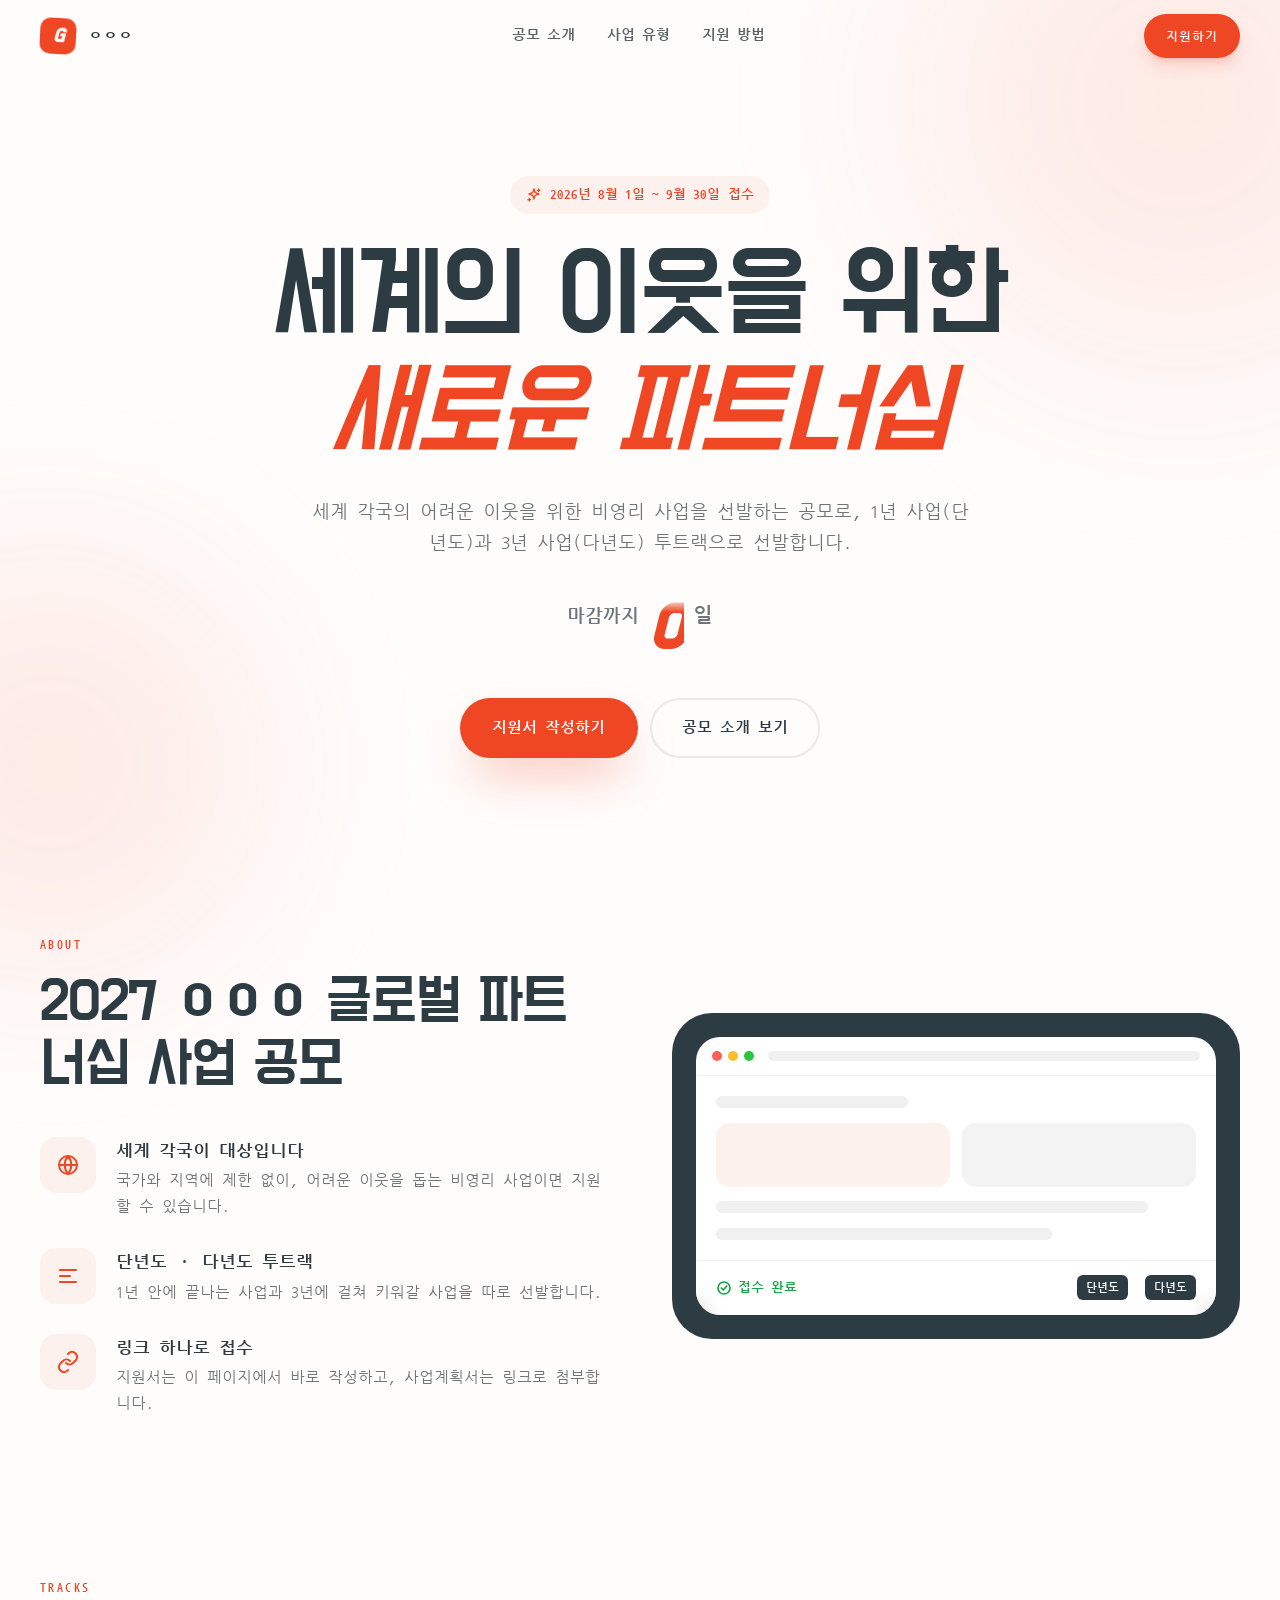
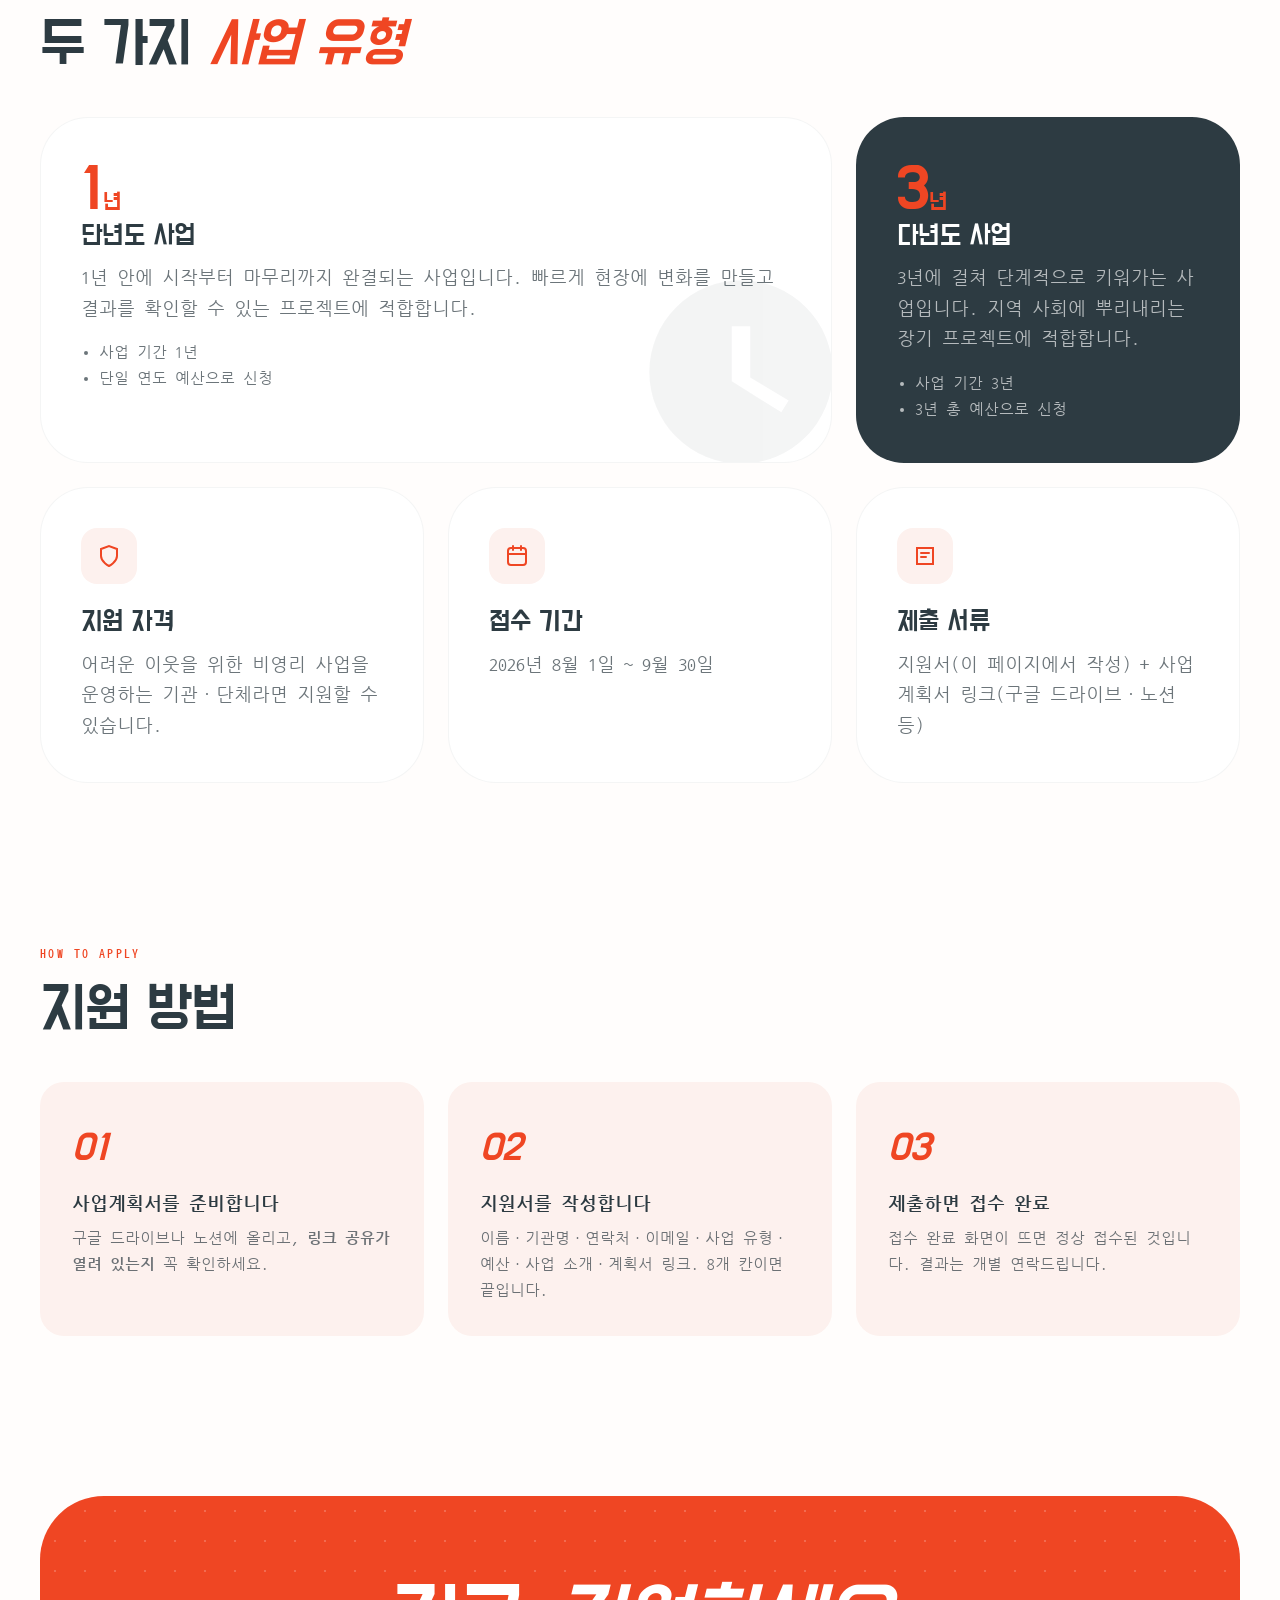
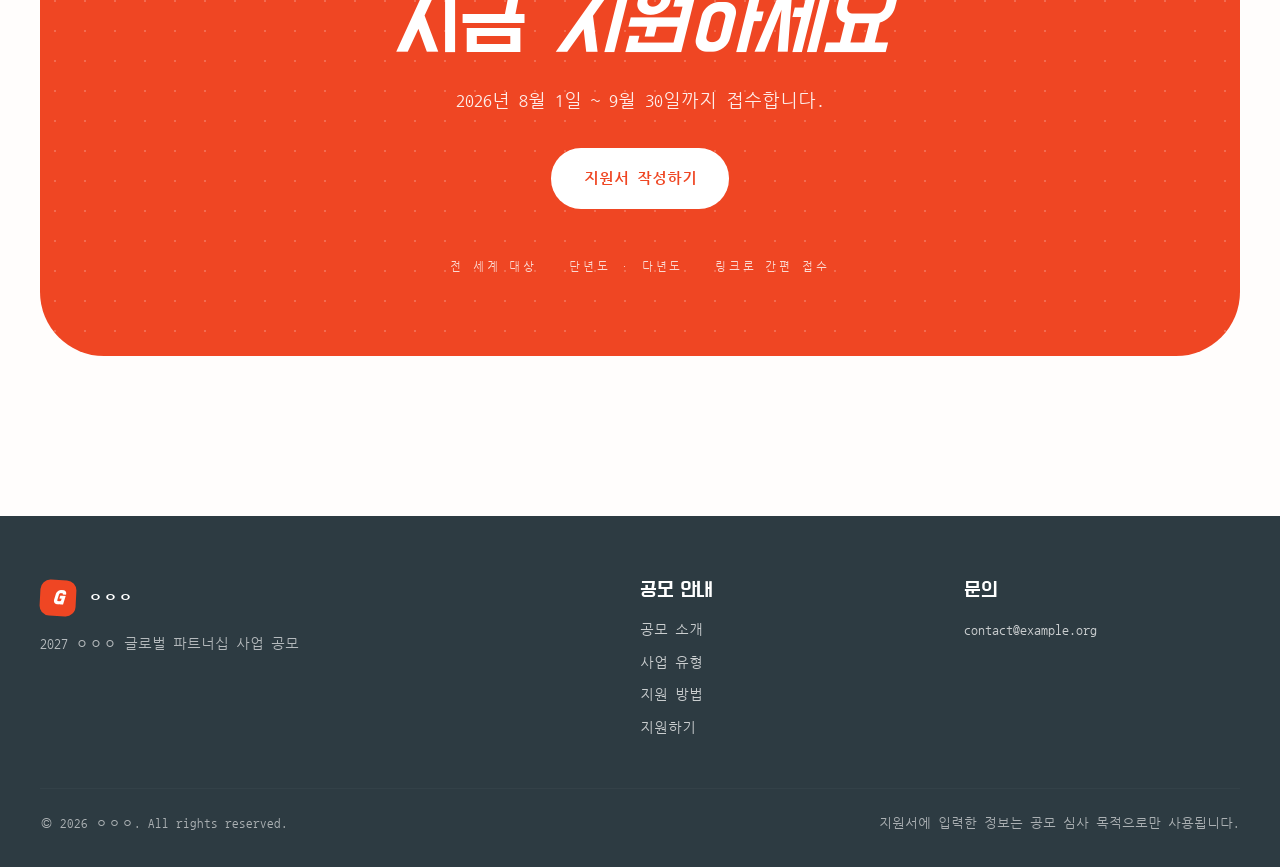
<file: index.html>
<!doctype html>
<html lang="ko">
<head>
  <meta charset="utf-8" />
  <meta name="viewport" content="width=device-width, initial-scale=1" />
  <title>{{title}}</title>
  <link rel="preconnect" href="https://fonts.googleapis.com" />
  <link rel="preconnect" href="https://fonts.gstatic.com" crossorigin />
  <link href="https://fonts.googleapis.com/css2?family=Do+Hyeon&family=Nanum+Gothic+Coding&display=swap" rel="stylesheet" />
  <link rel="stylesheet" href="style.css" />
</head>
<body>

<header class="nav">
  <div class="container">
    <a class="brand" href="index.html"><span class="mark">G</span><span data-content="orgName">ㅇㅇㅇ</span></a>
    <nav class="nav-links">
      <a href="#about">공모 소개</a>
      <a href="#tracks">사업 유형</a>
      <a href="#how">지원 방법</a>
    </nav>
    <a class="btn btn-primary btn-sm" href="apply.html">지원하기</a>
  </div>
</header>

<section class="hero">
  <div class="glow tr"></div>
  <div class="glow bl"></div>
  <div class="container">
    <span class="badge fade-up">
      <svg width="16" height="16" viewBox="0 0 24 24" fill="none" stroke="currentColor" stroke-width="2" stroke-linecap="round" stroke-linejoin="round"><path d="M12 3l1.9 5.6L19.5 10.5l-5.6 1.9L12 18l-1.9-5.6L4.5 10.5l5.6-1.9z"/><path d="M19 3v4M21 5h-4M5 17v4M7 19H3"/></svg>
      <span data-content="period">2026년 8월 1일 ~ 9월 30일</span> 접수
    </span>
    <h1 class="typing">세계의 이웃을 위한<br /><em>새로운 파트너십</em></h1>
    <p class="lead muted fade-up" data-delay="2" data-content="intro">세계 각국의 어려운 이웃을 위한 비영리 사업을 선발하는 공모로, 1년 사업(단년도)과 3년 사업(다년도) 투트랙으로 선발합니다.</p>
    <div class="countdown fade-up" data-delay="2" aria-live="polite">
      <span class="cd-label">마감까지</span>
      <span class="odometer" id="days-left"></span>
      <span class="cd-unit">일</span>
    </div>
    <div class="ctas fade-up" data-delay="3">
      <a class="btn btn-primary" href="apply.html">지원서 작성하기</a>
      <a class="btn btn-ghost" href="#about">공모 소개 보기</a>
    </div>
  </div>
</section>

<section id="about">
  <div class="container two-col">
    <div class="fade-up">
      <div class="eyebrow">About</div>
      <h2><span data-content="title">2027 ㅇㅇㅇ 글로벌 파트너십 사업 공모</span></h2>
      <ul class="feature-list">
        <li>
          <div class="icon-box"><svg width="24" height="24" viewBox="0 0 24 24" fill="none" stroke="currentColor" stroke-width="2" stroke-linecap="round"><circle cx="12" cy="12" r="9"/><path d="M3 12h18M12 3a14 14 0 0 1 0 18M12 3a14 14 0 0 0 0 18"/></svg></div>
          <div><strong>세계 각국이 대상입니다</strong><p class="muted">국가와 지역에 제한 없이, 어려운 이웃을 돕는 비영리 사업이면 지원할 수 있습니다.</p></div>
        </li>
        <li>
          <div class="icon-box"><svg width="24" height="24" viewBox="0 0 24 24" fill="none" stroke="currentColor" stroke-width="2" stroke-linecap="round"><path d="M4 6h16M4 12h10M4 18h16"/></svg></div>
          <div><strong>단년도 · 다년도 투트랙</strong><p class="muted">1년 안에 끝나는 사업과 3년에 걸쳐 키워갈 사업을 따로 선발합니다.</p></div>
        </li>
        <li>
          <div class="icon-box"><svg width="24" height="24" viewBox="0 0 24 24" fill="none" stroke="currentColor" stroke-width="2" stroke-linecap="round"><path d="M10 13a5 5 0 0 0 7 0l3-3a5 5 0 0 0-7-7l-1 1"/><path d="M14 11a5 5 0 0 0-7 0l-3 3a5 5 0 0 0 7 7l1-1"/></svg></div>
          <div><strong>링크 하나로 접수</strong><p class="muted">지원서는 이 페이지에서 바로 작성하고, 사업계획서는 링크로 첨부합니다.</p></div>
        </li>
      </ul>
    </div>
    <div class="sim fade-up" data-delay="1" aria-hidden="true">
      <div class="sim-window">
        <div class="sim-bar"><i style="background:#ff5f57"></i><i style="background:#febc2e"></i><i style="background:#28c840"></i><span class="addr"></span></div>
        <div class="sim-body">
          <div class="sk w40"></div>
          <div class="sim-grid"><div class="peach"></div><div></div></div>
          <div class="sk w90"></div>
          <div class="sk w70"></div>
        </div>
        <div class="sim-foot">
          <span class="ok"><svg width="16" height="16" viewBox="0 0 24 24" fill="none" stroke="currentColor" stroke-width="2.5" stroke-linecap="round" stroke-linejoin="round"><circle cx="12" cy="12" r="9"/><path d="M8 12l3 3 5-6"/></svg>접수 완료</span>
          <span class="tag">단년도</span><span class="tag">다년도</span>
        </div>
      </div>
    </div>
  </div>
</section>

<section id="tracks">
  <div class="container">
    <div class="eyebrow fade-up">Tracks</div>
    <h2 class="fade-up" style="margin-bottom:2.5rem">두 가지 <em>사업 유형</em></h2>
    <div class="bento">
      <div class="card wide fade-up">
        <svg class="bg-icon" viewBox="0 0 24 24" fill="currentColor"><path d="M12 2a10 10 0 1 0 0 20 10 10 0 0 0 0-20zm1 5v5.6l4.2 2.5-.8 1.3L11 13V7h2z"/></svg>
        <div class="num">1<small style="font-size:1.5rem">년</small></div>
        <h3>단년도 사업</h3>
        <p class="muted">1년 안에 시작부터 마무리까지 완결되는 사업입니다. 빠르게 현장에 변화를 만들고 결과를 확인할 수 있는 프로젝트에 적합합니다.</p>
        <ul class="muted"><li>사업 기간 1년</li><li>단일 연도 예산으로 신청</li></ul>
      </div>
      <div class="card dark fade-up" data-delay="1">
        <div class="num">3<small style="font-size:1.5rem">년</small></div>
        <h3>다년도 사업</h3>
        <p class="muted">3년에 걸쳐 단계적으로 키워가는 사업입니다. 지역 사회에 뿌리내리는 장기 프로젝트에 적합합니다.</p>
        <ul class="muted"><li>사업 기간 3년</li><li>3년 총 예산으로 신청</li></ul>
      </div>
      <div class="card fade-up" data-delay="2">
        <div class="icon-box"><svg width="24" height="24" viewBox="0 0 24 24" fill="none" stroke="currentColor" stroke-width="2" stroke-linecap="round"><path d="M12 22s8-4 8-10V5l-8-3-8 3v7c0 6 8 10 8 10z"/></svg></div>
        <h3>지원 자격</h3>
        <p class="muted">어려운 이웃을 위한 비영리 사업을 운영하는 기관·단체라면 지원할 수 있습니다.</p>
      </div>
      <div class="card fade-up" data-delay="3">
        <div class="icon-box"><svg width="24" height="24" viewBox="0 0 24 24" fill="none" stroke="currentColor" stroke-width="2" stroke-linecap="round"><rect x="3" y="4" width="18" height="17" rx="3"/><path d="M8 2v4M16 2v4M3 10h18"/></svg></div>
        <h3>접수 기간</h3>
        <p class="muted" data-content="period">2026년 8월 1일 ~ 9월 30일</p>
      </div>
      <div class="card fade-up" data-delay="3">
        <div class="icon-box"><svg width="24" height="24" viewBox="0 0 24 24" fill="none" stroke="currentColor" stroke-width="2" stroke-linecap="round"><path d="M4 4h16v16H4z"/><path d="M8 9h8M8 13h5"/></svg></div>
        <h3>제출 서류</h3>
        <p class="muted">지원서(이 페이지에서 작성) + 사업계획서 링크(구글 드라이브·노션 등)</p>
      </div>
    </div>
  </div>
</section>

<section id="how">
  <div class="container">
    <div class="eyebrow fade-up">How to apply</div>
    <h2 class="fade-up" style="margin-bottom:2.5rem">지원 방법</h2>
    <div class="steps">
      <div class="step fade-up"><strong>사업계획서를 준비합니다</strong><p class="muted">구글 드라이브나 노션에 올리고, <b>링크 공유가 열려 있는지</b> 꼭 확인하세요.</p></div>
      <div class="step fade-up" data-delay="1"><strong>지원서를 작성합니다</strong><p class="muted">이름·기관명·연락처·이메일·사업 유형·예산·사업 소개·계획서 링크. 8개 칸이면 끝입니다.</p></div>
      <div class="step fade-up" data-delay="2"><strong>제출하면 접수 완료</strong><p class="muted">접수 완료 화면이 뜨면 정상 접수된 것입니다. 결과는 개별 연락드립니다.</p></div>
    </div>
  </div>
</section>

<section>
  <div class="container">
    <div class="cta fade-up">
      <h2>지금 <em style="color:#fff;font-style:italic">지원하세요</em></h2>
      <p><span data-content="period">2026년 8월 1일 ~ 9월 30일</span>까지 접수합니다.</p>
      <a class="btn btn-white" href="apply.html">지원서 작성하기</a>
      <div class="trust"><span>전 세계 대상</span><span>단년도 · 다년도</span><span>링크로 간편 접수</span></div>
    </div>
  </div>
</section>

<footer>
  <div class="container">
    <div class="foot-grid">
      <div>
        <a class="brand" href="index.html"><span class="mark">G</span><span data-content="orgName">ㅇㅇㅇ</span></a>
        <p class="muted" style="color:rgba(255,255,255,.65);font-size:.9rem;max-width:26rem" data-content="title">2027 ㅇㅇㅇ 글로벌 파트너십 사업 공모</p>
      </div>
      <div>
        <h4>공모 안내</h4>
        <ul><li><a href="#about">공모 소개</a></li><li><a href="#tracks">사업 유형</a></li><li><a href="#how">지원 방법</a></li><li><a href="apply.html">지원하기</a></li></ul>
      </div>
      <div>
        <h4>문의</h4>
        <ul><li><a href="#" id="mail-link" data-content="contactEmail">contact@example.org</a></li></ul>
      </div>
    </div>
    <div class="foot-bottom">
      <span>© 2026 <span data-content="orgName">ㅇㅇㅇ</span>. All rights reserved.</span>
      <span>지원서에 입력한 정보는 공모 심사 목적으로만 사용됩니다.</span>
    </div>
  </div>
</footer>

<script src="content.js"></script>
<script src="app.js"></script>
<script>document.addEventListener("DOMContentLoaded",()=>{const m=document.querySelector("#mail-link");m.href="mailto:"+window.CONTENT.contactEmail;});</script>
</body>
</html>
</file>
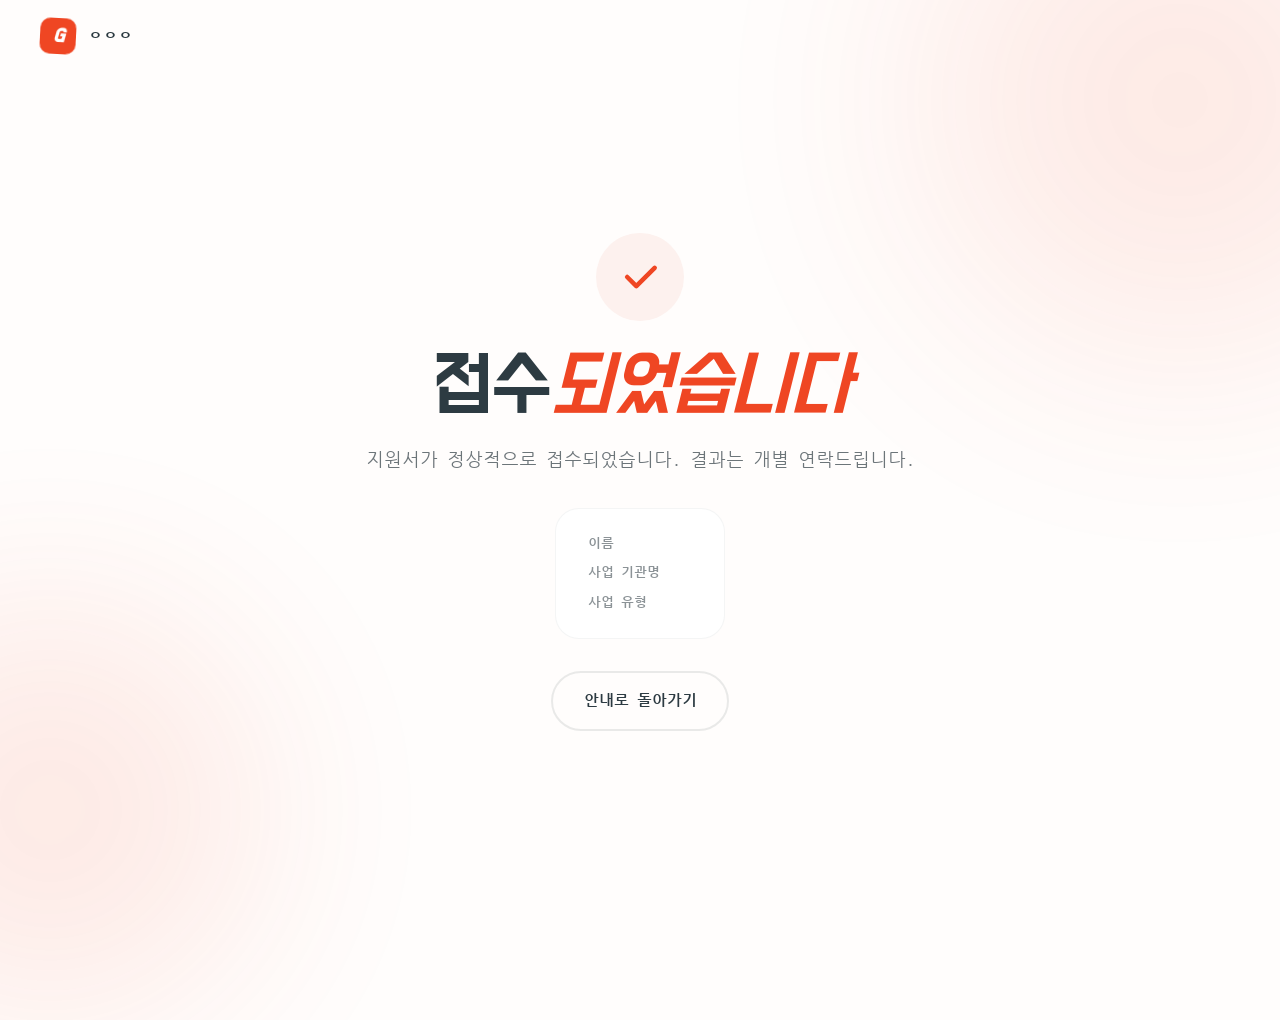
<file: done.html>
<!doctype html>
<html lang="ko">
<head>
  <meta charset="utf-8" />
  <meta name="viewport" content="width=device-width, initial-scale=1" />
  <title>접수 완료 — {{title}}</title>
  <link rel="preconnect" href="https://fonts.googleapis.com" />
  <link rel="preconnect" href="https://fonts.gstatic.com" crossorigin />
  <link href="https://fonts.googleapis.com/css2?family=Do+Hyeon&family=Nanum+Gothic+Coding&display=swap" rel="stylesheet" />
  <link rel="stylesheet" href="style.css" />
</head>
<body>

<header class="nav">
  <div class="container">
    <a class="brand" href="index.html"><span class="mark">G</span><span data-content="orgName">ㅇㅇㅇ</span></a>
  </div>
</header>

<div class="done">
  <div class="glow tr"></div>
  <div class="glow bl"></div>
  <div class="container">
    <div class="check fade-up"><svg width="44" height="44" viewBox="0 0 24 24" fill="none" stroke="currentColor" stroke-width="2.5" stroke-linecap="round" stroke-linejoin="round"><path d="M5 12l5 5L20 7"/></svg></div>
    <h1 class="fade-up" data-delay="1" style="font-size:clamp(2.5rem,7vw,5rem)">접수<em>되었습니다</em></h1>
    <p class="muted fade-up" data-delay="2" style="margin-top:1rem">지원서가 정상적으로 접수되었습니다. 결과는 개별 연락드립니다.</p>
    <dl class="summary fade-up" id="summary" data-delay="2">
      <dt>이름</dt><dd data-name></dd>
      <dt>사업 기관명</dt><dd data-org></dd>
      <dt>사업 유형</dt><dd data-track></dd>
    </dl>
    <div class="fade-up" data-delay="3"><a class="btn btn-ghost" href="index.html">안내로 돌아가기</a></div>
  </div>
</div>

<script src="content.js"></script>
<script src="app.js"></script>
</body>
</html>
</file>
<file: style.css>
/* Coral & Ink — Do Hyeon + Nanum Gothic Coding 판 */
:root {
  --coral: #ef4623;
  --ink: #2d3b42;
  --peach: #fdf1ee;
  --bg: #fffdfc;
  --serif: "Do Hyeon", sans-serif;            /* 제목 · 숫자 */
  --sans: "Nanum Gothic Coding", monospace;    /* 본문 · 버튼 · 폼 */
  --ease: cubic-bezier(0.16, 1, 0.3, 1);
  --r-sm: 24px;
  --r-md: 40px;
  --r-lg: 48px;
  --r-xl: 64px;
}
* { box-sizing: border-box; }
html { scroll-behavior: smooth; }
body {
  margin: 0;
  font-family: var(--sans);
  font-size: 18px;
  line-height: 1.7;
  color: var(--ink);
  background: var(--bg);
  overflow-x: hidden;
  -webkit-font-smoothing: antialiased;
}
h1, h2, h3, h4 { font-family: var(--serif); font-weight: 400; letter-spacing: -0.02em; line-height: 1.05; margin: 0; }
h1 { font-size: clamp(3rem, 9vw, 7rem); }
h2 { font-size: clamp(2.2rem, 5vw, 3.75rem); }
h3 { font-size: 1.75rem; }
p { margin: 0; }
a { color: inherit; text-decoration: none; }
em { color: var(--coral); font-style: italic; }
.container { width: min(1200px, 100% - 3rem); margin-inline: auto; }
.muted { color: color-mix(in srgb, var(--ink) 70%, transparent); }

/* 배경 잔광 */
.glow { position: absolute; border-radius: 50%; background: var(--coral); opacity: 0.1; filter: blur(120px); pointer-events: none; z-index: -1; }
.glow.tr { width: 520px; height: 520px; top: -160px; right: -160px; }
.glow.bl { width: 420px; height: 420px; bottom: -120px; left: -160px; filter: blur(100px); }

/* 등장 애니메이션 */
.fade-up { opacity: 0; transform: translateY(28px) rotate(2deg); transition: opacity 0.9s var(--ease), transform 0.9s var(--ease); }
.fade-up.in { opacity: 1; transform: none; }
.fade-up[data-delay="1"] { transition-delay: 0.1s; }
.fade-up[data-delay="2"] { transition-delay: 0.2s; }
.fade-up[data-delay="3"] { transition-delay: 0.3s; }

/* 내비게이션 */
.nav { position: fixed; inset: 0 0 auto; z-index: 50; transition: background 0.4s var(--ease), border-color 0.4s var(--ease); border-bottom: 1px solid transparent; }
.nav.scrolled { background: rgba(255, 255, 255, 0.8); backdrop-filter: blur(12px); -webkit-backdrop-filter: blur(12px); border-color: color-mix(in srgb, var(--ink) 8%, transparent); }
.nav .container { display: flex; align-items: center; justify-content: space-between; height: 72px; gap: 1rem; }
.brand { display: flex; align-items: center; gap: 0.75rem; font-weight: 700; font-size: 0.95rem; }
.mark { width: 36px; height: 36px; border-radius: 10px; background: var(--coral); color: #fff; display: grid; place-items: center; font-family: var(--serif); font-weight: 700; font-style: italic; font-size: 1.25rem; transform: rotate(3deg); transition: transform 0.3s var(--ease); }
.brand:hover .mark { transform: rotate(12deg); }
.nav-links { display: flex; gap: 2rem; font-size: 0.875rem; font-weight: 600; color: color-mix(in srgb, var(--ink) 80%, transparent); }
.nav-links a:hover { color: var(--coral); }

/* 버튼 */
.btn { display: inline-flex; align-items: center; justify-content: center; gap: 0.5rem; padding: 0.95rem 1.9rem; border-radius: 30px; font-weight: 700; font-size: 0.95rem; border: 2px solid transparent; cursor: pointer; font-family: inherit; transition: transform 0.3s var(--ease), box-shadow 0.3s var(--ease), background 0.3s; }
.btn:hover { transform: translateY(-2px); }
.btn-primary { background: var(--coral); color: #fff; box-shadow: 0 10px 15px -3px rgba(239, 70, 35, 0.2), 0 4px 6px -4px rgba(239, 70, 35, 0.2); }
.btn-primary:hover { box-shadow: 0 25px 50px -12px rgba(239, 70, 35, 0.35); }
.btn-primary:disabled { opacity: 0.6; transform: none; cursor: wait; }
.btn-ghost { border-color: color-mix(in srgb, var(--ink) 10%, transparent); color: var(--ink); background: transparent; }
.btn-ghost:hover { border-color: color-mix(in srgb, var(--ink) 30%, transparent); }
.btn-sm { padding: 0.6rem 1.25rem; font-size: 0.75rem; text-transform: uppercase; letter-spacing: 0.08em; }
.btn-white { background: #fff; color: var(--coral); }

/* 배지 */
.badge { display: inline-flex; align-items: center; gap: 0.5rem; background: var(--peach); color: var(--coral); border-radius: 999px; padding: 0.5rem 1rem; font-size: 0.8rem; font-weight: 700; }

/* 히어로 */
.hero { position: relative; padding: 11rem 0 6rem; text-align: center; }
.hero h1 { margin: 1.5rem 0; }
.hero .lead { max-width: 42rem; margin: 0 auto 2.5rem; }
.hero .ctas { display: flex; gap: 0.75rem; justify-content: center; flex-wrap: wrap; }
.hero .btn-primary { box-shadow: 0 25px 50px -12px rgba(239, 70, 35, 0.35); }

/* 제목 타이핑 — 글자당 50ms */
.typing .ch { opacity: 0; animation: reveal 60ms linear forwards; animation-delay: calc(300ms + var(--i) * 50ms); }
@keyframes reveal { from { opacity: 0; } to { opacity: 1; } }
@media (prefers-reduced-motion: reduce) { .typing .ch { animation: none; opacity: 1; } }

/* 남은 날짜 오도미터 — 자릿수마다 0~9 기둥을 세우고 translateY 로 굴린다 */
.countdown { display: inline-flex; align-items: baseline; gap: 0.6rem; margin-bottom: 2.25rem; font-weight: 600; color: color-mix(in srgb, var(--ink) 70%, transparent); }
.odometer { display: inline-flex; gap: 2px; font-family: var(--serif); font-style: italic; font-size: 4rem; line-height: 1; color: var(--coral); font-variant-numeric: tabular-nums; align-self: center;
  -webkit-mask-image: linear-gradient(to bottom, transparent, #000 22%, #000 78%, transparent); mask-image: linear-gradient(to bottom, transparent, #000 22%, #000 78%, transparent); }
.odometer .digit { position: relative; width: 0.55em; height: 1em; overflow: hidden; }
.odometer .col { position: absolute; inset: 0; display: grid; transition: transform 1.6s var(--ease); will-change: transform; }
.odometer .col span { height: 1em; display: grid; place-items: center; }
.cd-unit { font-size: 1.25rem; }
@media (prefers-reduced-motion: reduce) { .odometer .col { transition: none; } }

/* 섹션 공통 */
section { padding: 5rem 0; }
.eyebrow { font-size: 0.75rem; font-weight: 700; text-transform: uppercase; letter-spacing: 0.2em; color: var(--coral); margin-bottom: 1rem; }

/* 소개 (2열) */
.two-col { display: grid; grid-template-columns: 1fr 1fr; gap: 4rem; align-items: center; }
.feature-list { list-style: none; padding: 0; margin: 2.5rem 0 0; display: grid; gap: 1.75rem; }
.feature-list li { display: flex; gap: 1.25rem; align-items: flex-start; }
.icon-box { flex: none; width: 56px; height: 56px; border-radius: 16px; background: var(--peach); color: var(--coral); display: grid; place-items: center; }
.feature-list strong { display: block; font-size: 1.05rem; margin-bottom: 0.2rem; }
.feature-list p { font-size: 0.95rem; }

/* 지원서 미리보기 (UI 시뮬레이터 조율판) */
.sim { background: var(--ink); border-radius: var(--r-md); padding: 1.5rem; position: relative; }
.sim-window { background: #fff; border-radius: var(--r-sm); overflow: hidden; }
.sim-bar { display: flex; gap: 6px; align-items: center; padding: 0.9rem 1rem; border-bottom: 1px solid #eee; }
.sim-bar i { width: 10px; height: 10px; border-radius: 50%; display: block; }
.sim-bar .addr { flex: 1; height: 10px; border-radius: 999px; background: #f0f0f0; margin-left: 0.5rem; }
.sim-body { padding: 1.25rem; display: grid; gap: 0.9rem; }
.sk { border-radius: 8px; background: #f0f0f0; height: 12px; }
.sk.w40 { width: 40%; } .sk.w70 { width: 70%; } .sk.w90 { width: 90%; }
.sim-grid { display: grid; grid-template-columns: 1fr 1fr; gap: 0.75rem; }
.sim-grid div { height: 64px; border-radius: 14px; background: #f3f3f3; }
.sim-grid .peach { background: var(--peach); }
.sim-foot { display: flex; align-items: center; gap: 0.75rem; padding: 0.9rem 1.25rem; background: rgba(255,255,255,0.7); backdrop-filter: blur(8px); border-top: 1px solid #eee; font-size: 0.8rem; font-weight: 700; }
.sim-foot .ok { color: #16a34a; display: flex; align-items: center; gap: 0.4rem; }
.tag { margin-left: auto; background: var(--ink); color: #fff; font-family: var(--sans); font-size: 0.7rem; padding: 0.2rem 0.55rem; border-radius: 6px; }
.tag + .tag { margin-left: 0.35rem; }

/* 사업 유형 (벤토) */
.bento { display: grid; grid-template-columns: repeat(3, 1fr); gap: 1.5rem; }
.card { border-radius: var(--r-lg); padding: 2.5rem; position: relative; overflow: hidden; background: #fff; border: 1px solid color-mix(in srgb, var(--ink) 5%, transparent); transition: transform 0.4s var(--ease); }
.card:hover { transform: translateY(-4px); }
.card.wide { grid-column: span 2; }
.card.dark { background: var(--ink); color: #fff; border-color: transparent; }
.card.dark .muted { color: rgba(255,255,255,0.65); }
.card .bg-icon { position: absolute; right: -20px; bottom: -20px; width: 220px; height: 220px; opacity: 0.05; }
.card .icon-box { margin-bottom: 1.5rem; }
.card.dark .icon-box { background: rgba(255,255,255,0.08); }
.card h3 { margin-bottom: 0.75rem; }
.card:hover .icon-box { background: var(--coral); color: #fff; transition: 0.3s; }
.card ul { padding-left: 1.1rem; margin: 1rem 0 0; font-size: 0.95rem; }
.card .num { font-family: var(--serif); font-size: 4rem; line-height: 1; color: var(--coral); }

/* 지원 방법 */
.steps { display: grid; grid-template-columns: repeat(3, 1fr); gap: 1.5rem; counter-reset: step; }
.step { background: var(--peach); border-radius: var(--r-sm); padding: 2rem; }
.step::before { counter-increment: step; content: "0" counter(step); font-family: var(--serif); font-style: italic; font-size: 2.5rem; color: var(--coral); display: block; margin-bottom: 0.5rem; }
.step strong { display: block; font-size: 1.1rem; margin-bottom: 0.4rem; }
.step p { font-size: 0.95rem; }

/* CTA */
.cta { background: var(--coral); color: #fff; border-radius: var(--r-xl); padding: 5rem 2rem; text-align: center; position: relative; overflow: hidden; }
.cta::before { content: ""; position: absolute; inset: 0; background-image: radial-gradient(#fff 1.2px, transparent 1.2px); background-size: 30px 30px; opacity: 0.2; }
.cta > * { position: relative; }
.cta h2 { font-size: clamp(2.5rem, 7vw, 6rem); margin-bottom: 1rem; }
.cta p { opacity: 0.9; margin-bottom: 2rem; }
.trust { margin-top: 3rem; font-size: 0.7rem; text-transform: uppercase; letter-spacing: 0.25em; opacity: 0.8; display: flex; gap: 2rem; justify-content: center; flex-wrap: wrap; }

/* 푸터 */
footer { background: var(--ink); color: #fff; padding: 4rem 0 2rem; margin-top: 5rem; }
.foot-grid { display: grid; grid-template-columns: 2fr 1fr 1fr; gap: 3rem; }
footer h4 { font-size: 1.35rem; margin-bottom: 1rem; }
footer ul { list-style: none; padding: 0; margin: 0; display: grid; gap: 0.5rem; font-size: 0.9rem; opacity: 0.75; }
footer .brand { margin-bottom: 1rem; }
.foot-bottom { border-top: 1px solid rgba(255,255,255,0.05); margin-top: 3rem; padding-top: 1.5rem; font-size: 0.8rem; opacity: 0.6; display: flex; justify-content: space-between; flex-wrap: wrap; gap: 1rem; }

/* 폼 */
.page-head { padding: 9rem 0 3rem; text-align: center; position: relative; }
.form-card { background: #fff; border: 1px solid color-mix(in srgb, var(--ink) 5%, transparent); border-radius: var(--r-lg); padding: 3rem; max-width: 760px; margin: 0 auto 5rem; box-shadow: 0 25px 50px -24px rgba(45, 59, 66, 0.15); }
fieldset { border: 0; padding: 0; margin: 0 0 2.5rem; }
legend { font-family: var(--serif); font-size: 1.75rem; margin-bottom: 1.25rem; }
.grid2 { display: grid; grid-template-columns: 1fr 1fr; gap: 1.25rem; }
.field { display: grid; gap: 0.4rem; margin-bottom: 1.25rem; }
.field label { font-size: 0.85rem; font-weight: 700; }
.field label small { font-weight: 500; color: color-mix(in srgb, var(--ink) 55%, transparent); margin-left: 0.4rem; }
input, textarea, select { font: inherit; font-size: 1rem; color: var(--ink); background: var(--bg); border: 2px solid color-mix(in srgb, var(--ink) 10%, transparent); border-radius: 18px; padding: 0.85rem 1.1rem; width: 100%; transition: border-color 0.3s; }
input:focus, textarea:focus { outline: none; border-color: var(--coral); background: #fff; }
textarea { min-height: 180px; resize: vertical; }
.hint { font-size: 0.8rem; color: color-mix(in srgb, var(--ink) 55%, transparent); }
.with-unit { position: relative; }
.with-unit span { position: absolute; right: 1.1rem; top: 50%; transform: translateY(-50%); font-weight: 700; color: color-mix(in srgb, var(--ink) 55%, transparent); }
.tracks { display: grid; grid-template-columns: 1fr 1fr; gap: 1rem; }
.track { position: relative; }
.track input { position: absolute; opacity: 0; inset: 0; cursor: pointer; }
.track div { border: 2px solid color-mix(in srgb, var(--ink) 10%, transparent); border-radius: var(--r-sm); padding: 1.25rem; transition: 0.3s; }
.track strong { display: block; font-family: var(--serif); font-size: 1.5rem; }
.track small { color: color-mix(in srgb, var(--ink) 60%, transparent); }
.track input:checked + div { border-color: var(--coral); background: var(--peach); }
.track input:focus-visible + div { outline: 2px solid var(--coral); outline-offset: 2px; }
.form-actions { display: flex; align-items: center; gap: 1rem; flex-wrap: wrap; }
.error { color: var(--coral); font-weight: 600; font-size: 0.9rem; }
.error:empty { display: none; }
.privacy { font-size: 0.8rem; margin-top: 1rem; }

/* 완료 */
.done { min-height: 100vh; display: grid; place-items: center; padding: 8rem 0 4rem; text-align: center; position: relative; }
.check { width: 88px; height: 88px; border-radius: 50%; background: var(--peach); color: var(--coral); display: grid; place-items: center; margin: 0 auto 1.5rem; }
.summary { display: inline-grid; grid-template-columns: auto auto; gap: 0.5rem 2rem; text-align: left; background: #fff; border: 1px solid color-mix(in srgb, var(--ink) 5%, transparent); border-radius: var(--r-sm); padding: 1.5rem 2rem; margin: 2rem 0; }
.summary dt { font-size: 0.8rem; font-weight: 700; color: color-mix(in srgb, var(--ink) 55%, transparent); }
.summary dd { margin: 0; font-weight: 600; }

@media (max-width: 860px) {
  .nav-links { display: none; }
  .two-col, .bento, .steps, .foot-grid, .grid2, .tracks { grid-template-columns: 1fr; }
  .card.wide { grid-column: auto; }
  .hero { padding-top: 8rem; }
  .form-card { padding: 1.75rem; }
  section { padding: 3.5rem 0; }
  .cta { padding: 3.5rem 1.5rem; border-radius: var(--r-md); }
}
</file>
